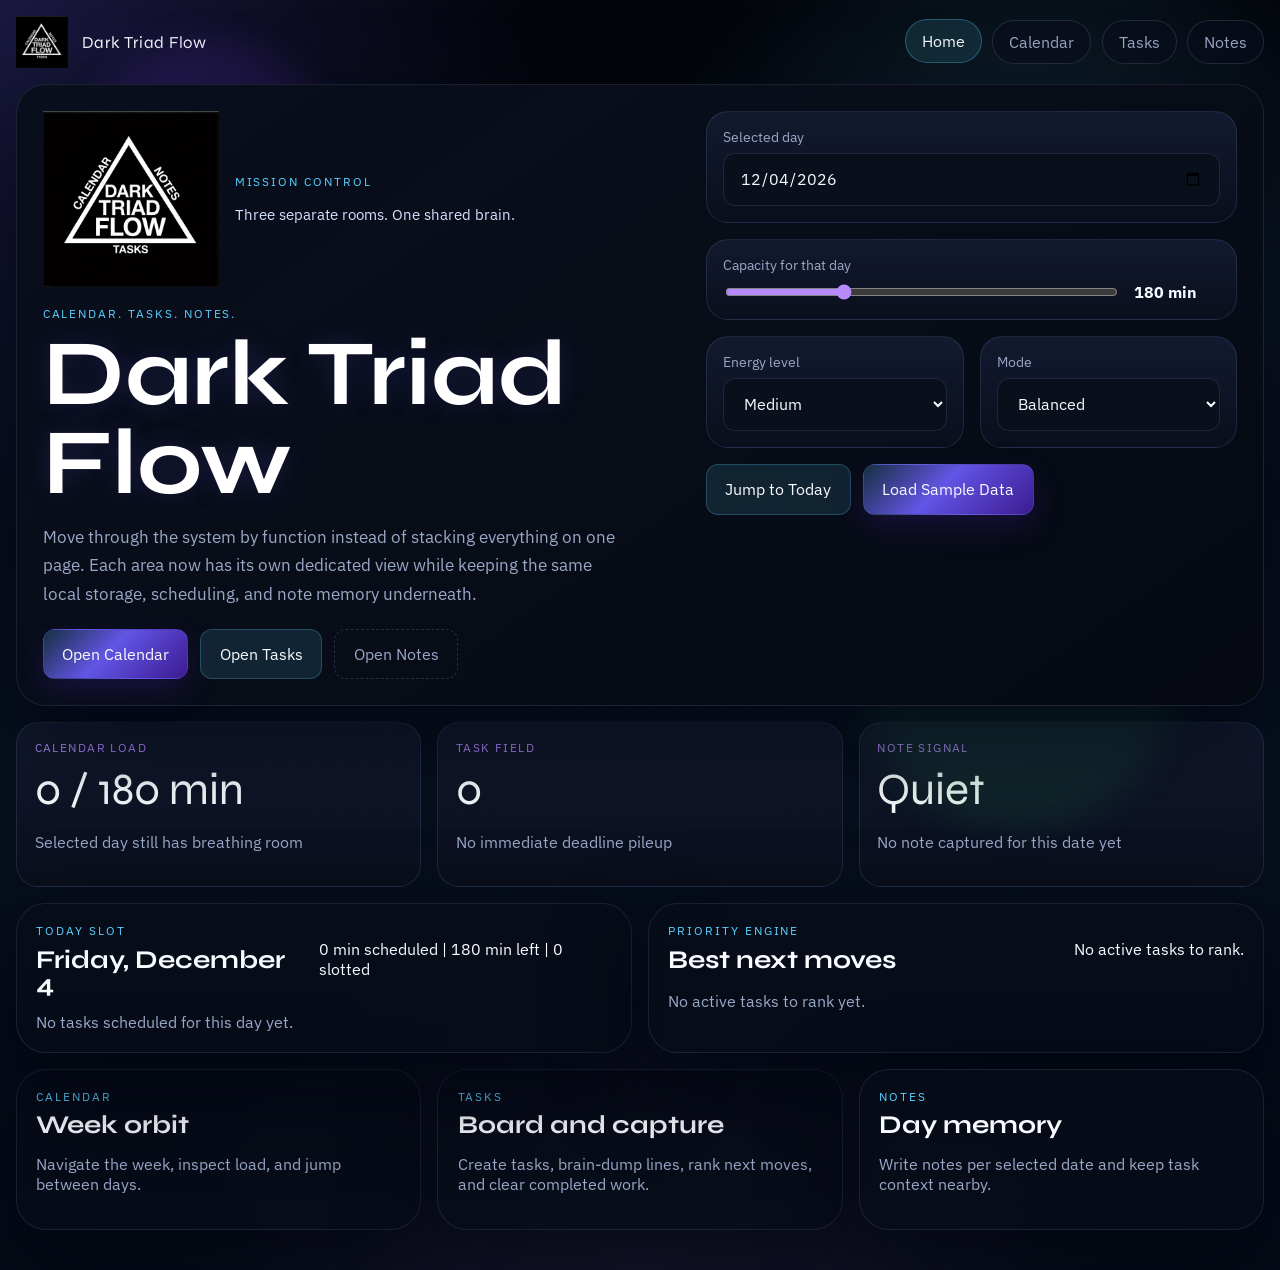
<file: index.html>
<!DOCTYPE html>
<html lang="en">
<head>
  <meta charset="UTF-8">
  <meta name="viewport" content="width=device-width, initial-scale=1.0">
  <title>Dark Triad Flow</title>
  <link rel="preconnect" href="https://fonts.googleapis.com">
  <link rel="preconnect" href="https://fonts.gstatic.com" crossorigin>
  <link href="https://fonts.googleapis.com/css2?family=Syne:wght@500;700;800&family=IBM+Plex+Sans:wght@400;500;600;700&display=swap" rel="stylesheet">
  <link rel="stylesheet" href="./styles.css">
</head>
<body data-page="home">
  <div class="noise"></div>
  <div class="orb orb-one"></div>
  <div class="orb orb-two"></div>

  <header class="shell topbar">
    <a href="./index.html" class="topbar-brand">
      <img src="./logo.png" alt="" class="brand-mark">
      <span>Dark Triad Flow</span>
    </a>

    <nav class="page-nav" aria-label="Primary">
      <a href="./index.html" class="active">Home</a>
      <a href="./calendar.html">Calendar</a>
      <a href="./tasks.html">Tasks</a>
      <a href="./notes.html">Notes</a>
    </nav>
  </header>

  <main class="shell page-shell">
    <section class="hero panel page-hero">
      <div class="hero-copy">
        <div class="brand-lockup">
          <div class="logo-card" aria-label="Dark Triad Flow logo">
            <img src="./logo.png" alt="Dark Triad Flow triangle logo" class="brand-logo">
          </div>
          <div class="brand-copy">
            <p class="eyebrow">Mission Control</p>
            <p class="brand-tag">Three separate rooms. One shared brain.</p>
          </div>
        </div>
        <p class="eyebrow">Calendar. Tasks. Notes.</p>
        <h1>Dark Triad Flow</h1>
        <p class="hero-text">
          Move through the system by function instead of stacking everything on one page. Each area now has its own
          dedicated view while keeping the same local storage, scheduling, and note memory underneath.
        </p>
        <div class="hero-link-row">
          <a href="./calendar.html" class="action-link">Open Calendar</a>
          <a href="./tasks.html" class="action-link secondary-link">Open Tasks</a>
          <a href="./notes.html" class="action-link ghost-link">Open Notes</a>
        </div>
      </div>

      <div class="hero-controls">
        <label class="control-card">
          <span>Selected day</span>
          <input id="selectedDateInput" type="date">
        </label>

        <label class="control-card">
          <span>Capacity for that day</span>
          <div class="range-row">
            <input id="minutesAvailable" type="range" min="30" max="540" step="15" value="180">
            <strong id="minutesAvailableValue">180 min</strong>
          </div>
        </label>

        <div class="control-grid">
          <label class="control-card">
            <span>Energy level</span>
            <select id="energyLevel">
              <option value="low">Low</option>
              <option value="medium" selected>Medium</option>
              <option value="high">High</option>
            </select>
          </label>

          <label class="control-card">
            <span>Mode</span>
            <select id="planningMode">
              <option value="balanced" selected>Balanced</option>
              <option value="deadline">Deadline rescue</option>
              <option value="focus">Focus block</option>
              <option value="recovery">Recovery day</option>
            </select>
          </label>
        </div>

        <div class="hero-actions">
          <button id="todayBtn" type="button" class="secondary">Jump to Today</button>
          <button id="loadSampleBtn" type="button">Load Sample Data</button>
        </div>
      </div>
    </section>

    <section class="triad-overview" id="overviewCards"></section>

    <section class="home-grid">
      <article class="panel triad-panel">
        <div class="panel-header">
          <div>
            <p class="eyebrow">Today Slot</p>
            <h2 id="selectedDayHeading">Selected day</h2>
          </div>
          <p id="selectedDaySummary" class="panel-summary"></p>
        </div>
        <div id="selectedDaySchedule" class="stack-list empty-state">No tasks scheduled for this day yet.</div>
      </article>

      <article class="panel triad-panel">
        <div class="panel-header">
          <div>
            <p class="eyebrow">Priority Engine</p>
            <h2>Best next moves</h2>
          </div>
          <p id="planNarrative" class="panel-summary"></p>
        </div>
        <div id="priorityStack" class="stack-list empty-state">No active tasks to rank yet.</div>
      </article>
    </section>

    <section class="section-links">
      <a href="./calendar.html" class="panel section-link-card">
        <p class="eyebrow">Calendar</p>
        <h2>Week orbit</h2>
        <p class="helper-text">Navigate the week, inspect load, and jump between days.</p>
      </a>

      <a href="./tasks.html" class="panel section-link-card">
        <p class="eyebrow">Tasks</p>
        <h2>Board and capture</h2>
        <p class="helper-text">Create tasks, brain-dump lines, rank next moves, and clear completed work.</p>
      </a>

      <a href="./notes.html" class="panel section-link-card">
        <p class="eyebrow">Notes</p>
        <h2>Day memory</h2>
        <p class="helper-text">Write notes per selected date and keep task context nearby.</p>
      </a>
    </section>
  </main>

  <script src="./app.js"></script>
</body>
</html>
</file>
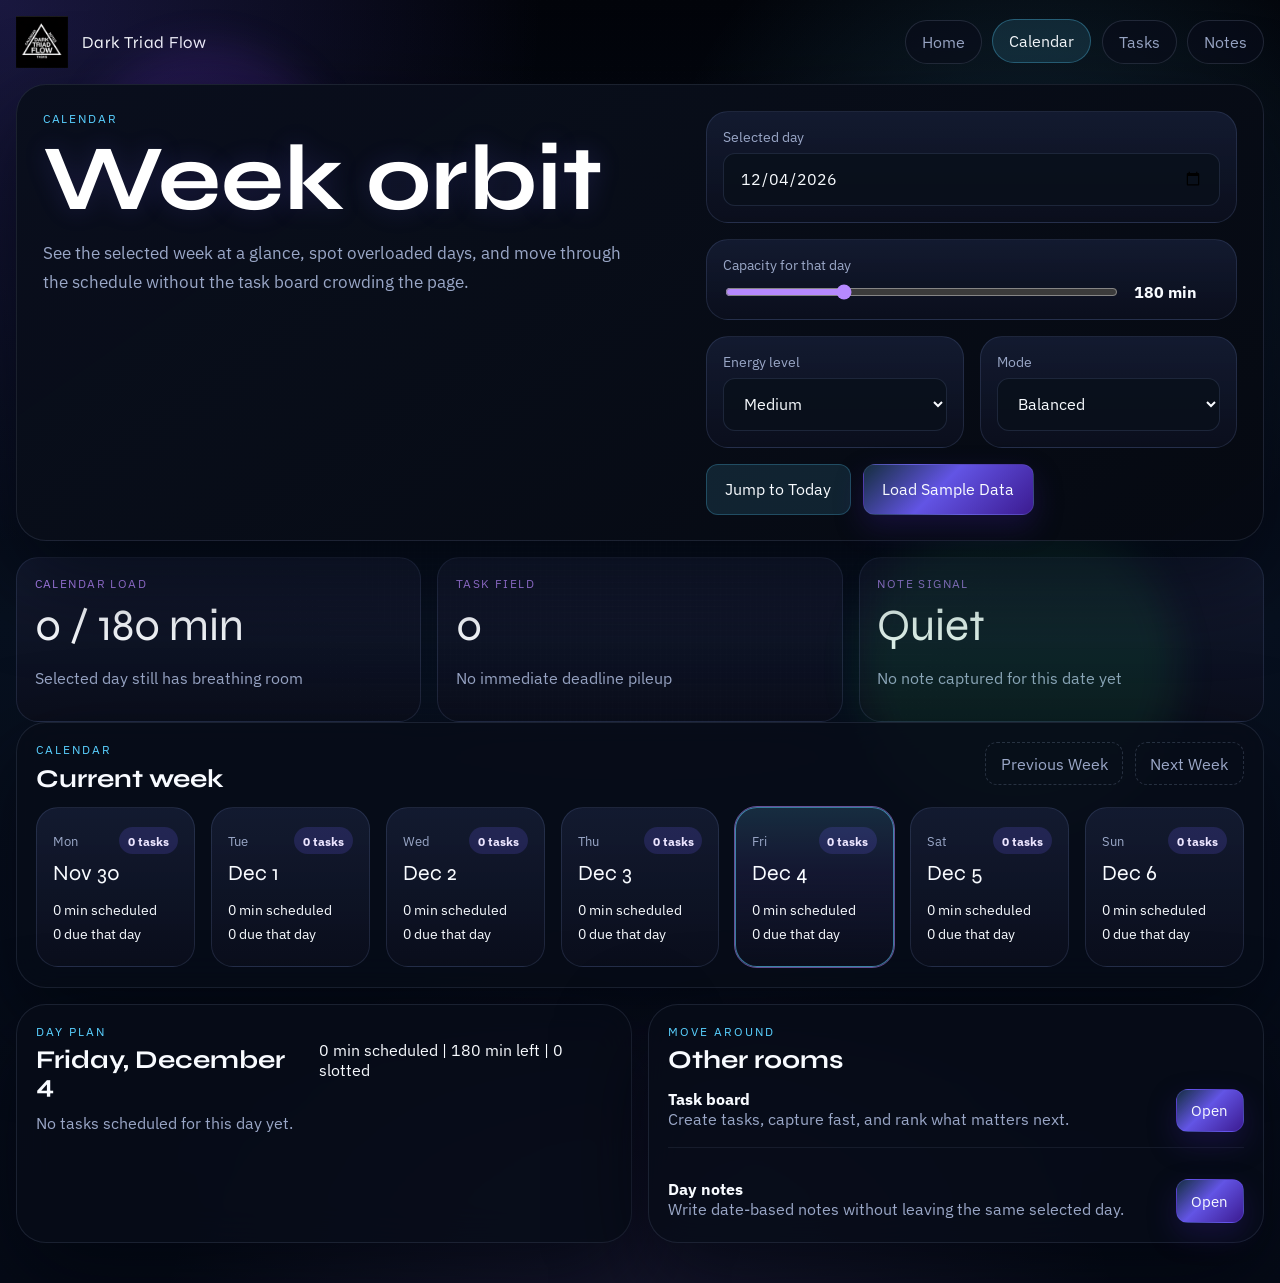
<file: calendar.html>
<!DOCTYPE html>
<html lang="en">
<head>
  <meta charset="UTF-8">
  <meta name="viewport" content="width=device-width, initial-scale=1.0">
  <title>Dark Triad Flow | Calendar</title>
  <link rel="preconnect" href="https://fonts.googleapis.com">
  <link rel="preconnect" href="https://fonts.gstatic.com" crossorigin>
  <link href="https://fonts.googleapis.com/css2?family=Syne:wght@500;700;800&family=IBM+Plex+Sans:wght@400;500;600;700&display=swap" rel="stylesheet">
  <link rel="stylesheet" href="./styles.css">
</head>
<body data-page="calendar">
  <div class="noise"></div>
  <div class="orb orb-one"></div>
  <div class="orb orb-two"></div>

  <header class="shell topbar">
    <a href="./index.html" class="topbar-brand">
      <img src="./logo.png" alt="" class="brand-mark">
      <span>Dark Triad Flow</span>
    </a>

    <nav class="page-nav" aria-label="Primary">
      <a href="./index.html">Home</a>
      <a href="./calendar.html" class="active">Calendar</a>
      <a href="./tasks.html">Tasks</a>
      <a href="./notes.html">Notes</a>
    </nav>
  </header>

  <main class="shell page-shell">
    <section class="hero panel page-hero">
      <div class="hero-copy">
        <p class="eyebrow">Calendar</p>
        <h1>Week orbit</h1>
        <p class="hero-text">
          See the selected week at a glance, spot overloaded days, and move through the schedule without the task
          board crowding the page.
        </p>
      </div>

      <div class="hero-controls">
        <label class="control-card">
          <span>Selected day</span>
          <input id="selectedDateInput" type="date">
        </label>

        <label class="control-card">
          <span>Capacity for that day</span>
          <div class="range-row">
            <input id="minutesAvailable" type="range" min="30" max="540" step="15" value="180">
            <strong id="minutesAvailableValue">180 min</strong>
          </div>
        </label>

        <div class="control-grid">
          <label class="control-card">
            <span>Energy level</span>
            <select id="energyLevel">
              <option value="low">Low</option>
              <option value="medium" selected>Medium</option>
              <option value="high">High</option>
            </select>
          </label>

          <label class="control-card">
            <span>Mode</span>
            <select id="planningMode">
              <option value="balanced" selected>Balanced</option>
              <option value="deadline">Deadline rescue</option>
              <option value="focus">Focus block</option>
              <option value="recovery">Recovery day</option>
            </select>
          </label>
        </div>

        <div class="hero-actions">
          <button id="todayBtn" type="button" class="secondary">Jump to Today</button>
          <button id="loadSampleBtn" type="button">Load Sample Data</button>
        </div>
      </div>
    </section>

    <section class="triad-overview" id="overviewCards"></section>

    <section class="panel calendar-panel">
      <div class="panel-header">
        <div>
          <p class="eyebrow">Calendar</p>
          <h2>Current week</h2>
        </div>
        <div class="calendar-actions">
          <button id="prevWeekBtn" type="button" class="ghost small">Previous Week</button>
          <button id="nextWeekBtn" type="button" class="ghost small">Next Week</button>
        </div>
      </div>

      <div id="weekGrid" class="week-grid"></div>
    </section>

    <section class="home-grid">
      <article class="panel triad-panel">
        <div class="panel-header">
          <div>
            <p class="eyebrow">Day Plan</p>
            <h2 id="selectedDayHeading">Selected day</h2>
          </div>
          <p id="selectedDaySummary" class="panel-summary"></p>
        </div>
        <div id="selectedDaySchedule" class="stack-list empty-state">No tasks scheduled for this day yet.</div>
      </article>

      <article class="panel triad-panel">
        <div class="panel-header">
          <div>
            <p class="eyebrow">Move around</p>
            <h2>Other rooms</h2>
          </div>
        </div>
        <div class="stack-list">
          <div class="stack-item">
            <div class="stack-copy">
              <strong>Task board</strong>
              <span>Create tasks, capture fast, and rank what matters next.</span>
            </div>
            <a href="./tasks.html" class="action-link small-link">Open</a>
          </div>
          <div class="stack-item">
            <div class="stack-copy">
              <strong>Day notes</strong>
              <span>Write date-based notes without leaving the same selected day.</span>
            </div>
            <a href="./notes.html" class="action-link small-link">Open</a>
          </div>
        </div>
      </article>
    </section>
  </main>

  <script src="./app.js"></script>
</body>
</html>
</file>
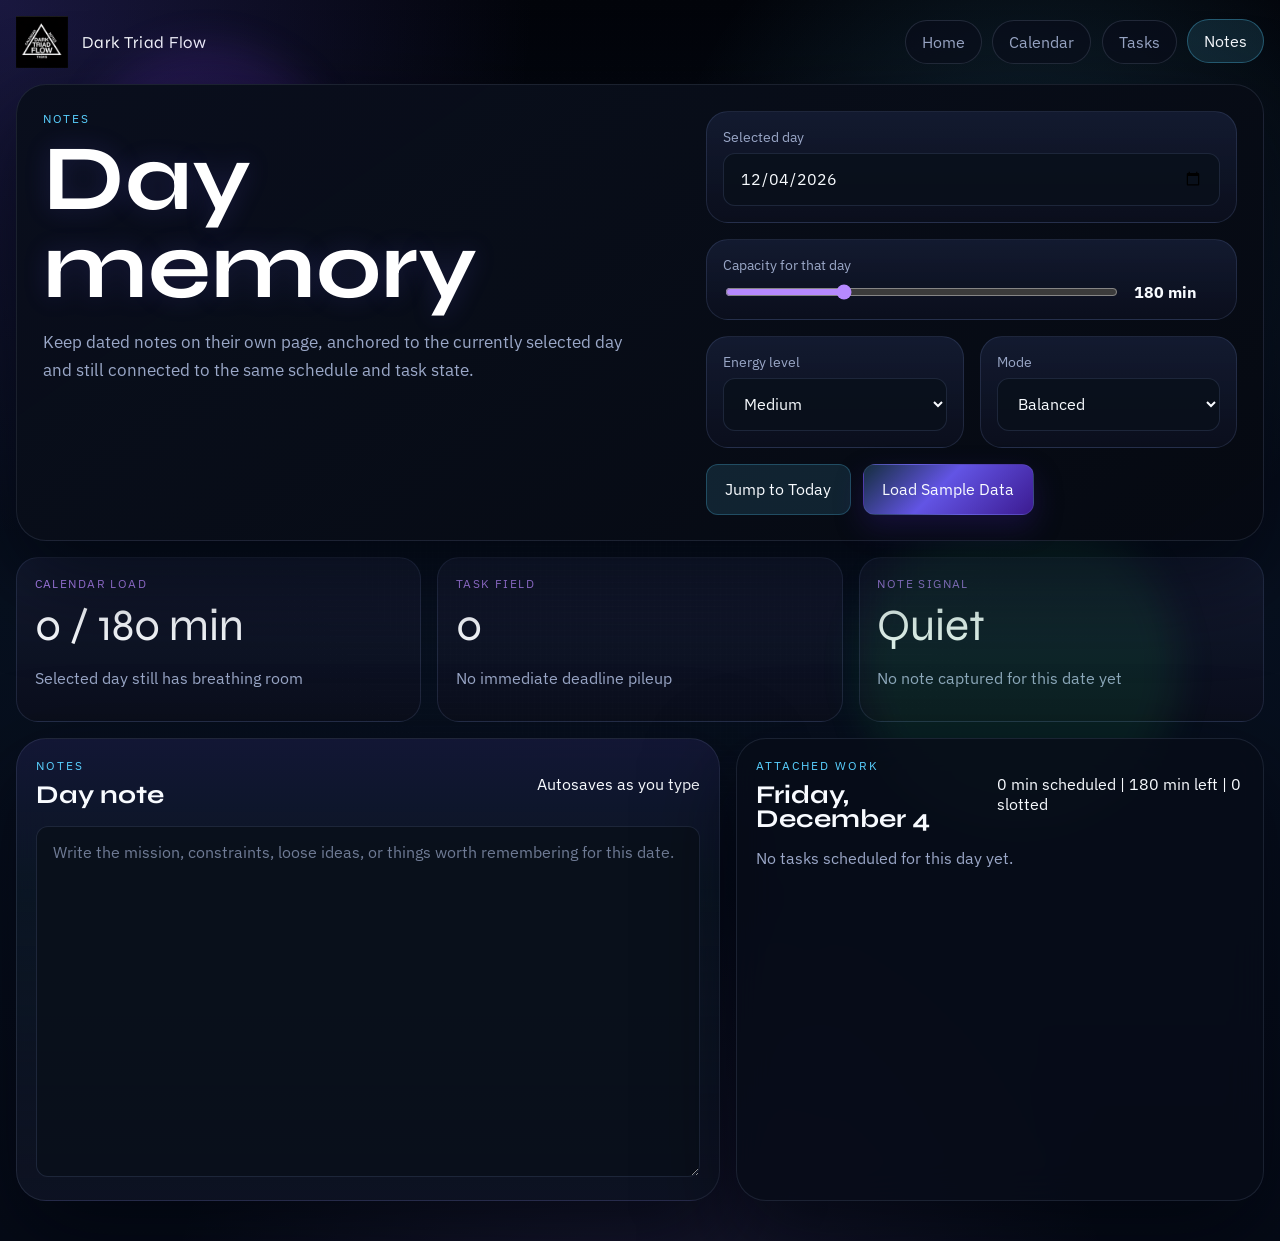
<file: notes.html>
<!DOCTYPE html>
<html lang="en">
<head>
  <meta charset="UTF-8">
  <meta name="viewport" content="width=device-width, initial-scale=1.0">
  <title>Dark Triad Flow | Notes</title>
  <link rel="preconnect" href="https://fonts.googleapis.com">
  <link rel="preconnect" href="https://fonts.gstatic.com" crossorigin>
  <link href="https://fonts.googleapis.com/css2?family=Syne:wght@500;700;800&family=IBM+Plex+Sans:wght@400;500;600;700&display=swap" rel="stylesheet">
  <link rel="stylesheet" href="./styles.css">
</head>
<body data-page="notes">
  <div class="noise"></div>
  <div class="orb orb-one"></div>
  <div class="orb orb-two"></div>

  <header class="shell topbar">
    <a href="./index.html" class="topbar-brand">
      <img src="./logo.png" alt="" class="brand-mark">
      <span>Dark Triad Flow</span>
    </a>

    <nav class="page-nav" aria-label="Primary">
      <a href="./index.html">Home</a>
      <a href="./calendar.html">Calendar</a>
      <a href="./tasks.html">Tasks</a>
      <a href="./notes.html" class="active">Notes</a>
    </nav>
  </header>

  <main class="shell page-shell">
    <section class="hero panel page-hero">
      <div class="hero-copy">
        <p class="eyebrow">Notes</p>
        <h1>Day memory</h1>
        <p class="hero-text">
          Keep dated notes on their own page, anchored to the currently selected day and still connected to the same
          schedule and task state.
        </p>
      </div>

      <div class="hero-controls">
        <label class="control-card">
          <span>Selected day</span>
          <input id="selectedDateInput" type="date">
        </label>

        <label class="control-card">
          <span>Capacity for that day</span>
          <div class="range-row">
            <input id="minutesAvailable" type="range" min="30" max="540" step="15" value="180">
            <strong id="minutesAvailableValue">180 min</strong>
          </div>
        </label>

        <div class="control-grid">
          <label class="control-card">
            <span>Energy level</span>
            <select id="energyLevel">
              <option value="low">Low</option>
              <option value="medium" selected>Medium</option>
              <option value="high">High</option>
            </select>
          </label>

          <label class="control-card">
            <span>Mode</span>
            <select id="planningMode">
              <option value="balanced" selected>Balanced</option>
              <option value="deadline">Deadline rescue</option>
              <option value="focus">Focus block</option>
              <option value="recovery">Recovery day</option>
            </select>
          </label>
        </div>

        <div class="hero-actions">
          <button id="todayBtn" type="button" class="secondary">Jump to Today</button>
          <button id="loadSampleBtn" type="button">Load Sample Data</button>
        </div>
      </div>
    </section>

    <section class="triad-overview" id="overviewCards"></section>

    <section class="notes-layout">
      <article class="panel triad-panel notes-panel">
        <div class="panel-header">
          <div>
            <p class="eyebrow">Notes</p>
            <h2>Day note</h2>
          </div>
          <p id="noteMeta" class="panel-summary"></p>
        </div>
        <textarea id="dayNoteInput" class="day-note-input" rows="16" placeholder="Write the mission, constraints, loose ideas, or things worth remembering for this date."></textarea>
      </article>

      <article class="panel triad-panel">
        <div class="panel-header">
          <div>
            <p class="eyebrow">Attached work</p>
            <h2 id="selectedDayHeading">Selected day</h2>
          </div>
          <p id="selectedDaySummary" class="panel-summary"></p>
        </div>
        <div id="selectedDaySchedule" class="stack-list empty-state">No tasks scheduled for this day yet.</div>
      </article>
    </section>
  </main>

  <script src="./app.js"></script>
</body>
</html>
</file>
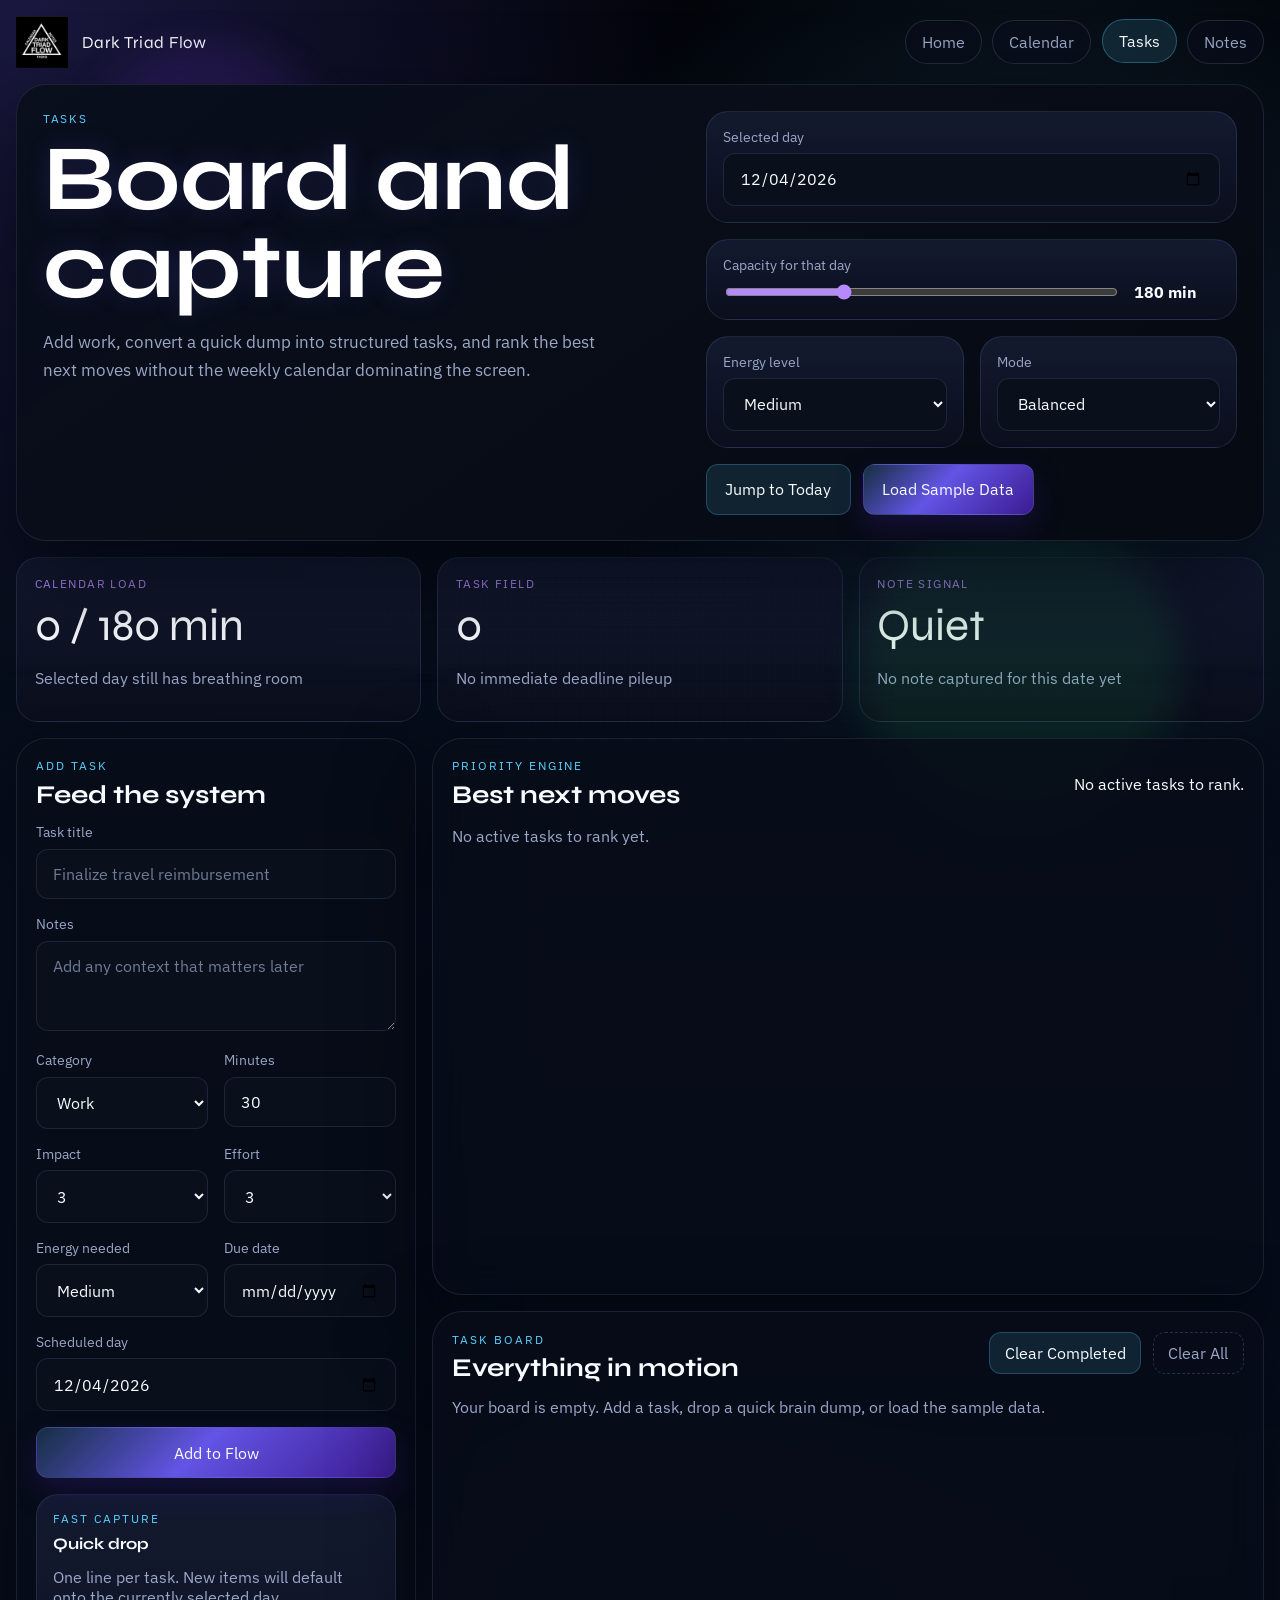
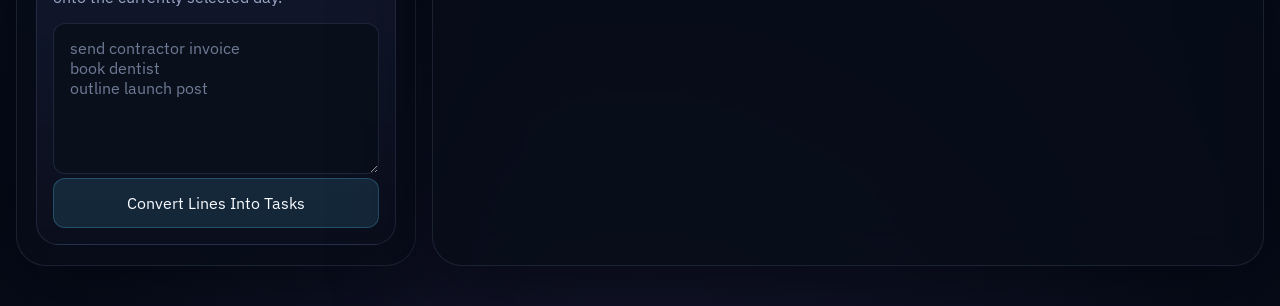
<file: tasks.html>
<!DOCTYPE html>
<html lang="en">
<head>
  <meta charset="UTF-8">
  <meta name="viewport" content="width=device-width, initial-scale=1.0">
  <title>Dark Triad Flow | Tasks</title>
  <link rel="preconnect" href="https://fonts.googleapis.com">
  <link rel="preconnect" href="https://fonts.gstatic.com" crossorigin>
  <link href="https://fonts.googleapis.com/css2?family=Syne:wght@500;700;800&family=IBM+Plex+Sans:wght@400;500;600;700&display=swap" rel="stylesheet">
  <link rel="stylesheet" href="./styles.css">
</head>
<body data-page="tasks">
  <div class="noise"></div>
  <div class="orb orb-one"></div>
  <div class="orb orb-two"></div>

  <header class="shell topbar">
    <a href="./index.html" class="topbar-brand">
      <img src="./logo.png" alt="" class="brand-mark">
      <span>Dark Triad Flow</span>
    </a>

    <nav class="page-nav" aria-label="Primary">
      <a href="./index.html">Home</a>
      <a href="./calendar.html">Calendar</a>
      <a href="./tasks.html" class="active">Tasks</a>
      <a href="./notes.html">Notes</a>
    </nav>
  </header>

  <main class="shell page-shell">
    <section class="hero panel page-hero">
      <div class="hero-copy">
        <p class="eyebrow">Tasks</p>
        <h1>Board and capture</h1>
        <p class="hero-text">
          Add work, convert a quick dump into structured tasks, and rank the best next moves without the weekly
          calendar dominating the screen.
        </p>
      </div>

      <div class="hero-controls">
        <label class="control-card">
          <span>Selected day</span>
          <input id="selectedDateInput" type="date">
        </label>

        <label class="control-card">
          <span>Capacity for that day</span>
          <div class="range-row">
            <input id="minutesAvailable" type="range" min="30" max="540" step="15" value="180">
            <strong id="minutesAvailableValue">180 min</strong>
          </div>
        </label>

        <div class="control-grid">
          <label class="control-card">
            <span>Energy level</span>
            <select id="energyLevel">
              <option value="low">Low</option>
              <option value="medium" selected>Medium</option>
              <option value="high">High</option>
            </select>
          </label>

          <label class="control-card">
            <span>Mode</span>
            <select id="planningMode">
              <option value="balanced" selected>Balanced</option>
              <option value="deadline">Deadline rescue</option>
              <option value="focus">Focus block</option>
              <option value="recovery">Recovery day</option>
            </select>
          </label>
        </div>

        <div class="hero-actions">
          <button id="todayBtn" type="button" class="secondary">Jump to Today</button>
          <button id="loadSampleBtn" type="button">Load Sample Data</button>
        </div>
      </div>
    </section>

    <section class="triad-overview" id="overviewCards"></section>

    <section class="workspace">
      <aside class="panel composer">
        <div class="panel-header">
          <div>
            <p class="eyebrow">Add Task</p>
            <h2>Feed the system</h2>
          </div>
        </div>

        <form id="taskForm" class="task-form">
          <label>
            <span>Task title</span>
            <input id="taskTitle" name="taskTitle" type="text" maxlength="120" placeholder="Finalize travel reimbursement">
          </label>

          <label>
            <span>Notes</span>
            <textarea id="taskNotes" name="taskNotes" rows="3" maxlength="280" placeholder="Add any context that matters later"></textarea>
          </label>

          <div class="field-grid">
            <label>
              <span>Category</span>
              <select id="taskCategory" name="taskCategory">
                <option value="Work">Work</option>
                <option value="Life admin">Life admin</option>
                <option value="Health">Health</option>
                <option value="Home">Home</option>
                <option value="Money">Money</option>
                <option value="Learning">Learning</option>
                <option value="Personal">Personal</option>
              </select>
            </label>

            <label>
              <span>Minutes</span>
              <input id="taskDuration" name="taskDuration" type="number" min="5" max="480" step="5" value="30">
            </label>

            <label>
              <span>Impact</span>
              <select id="taskImpact" name="taskImpact">
                <option value="1">1</option>
                <option value="2">2</option>
                <option value="3" selected>3</option>
                <option value="4">4</option>
                <option value="5">5</option>
              </select>
            </label>

            <label>
              <span>Effort</span>
              <select id="taskEffort" name="taskEffort">
                <option value="1">1</option>
                <option value="2">2</option>
                <option value="3" selected>3</option>
                <option value="4">4</option>
                <option value="5">5</option>
              </select>
            </label>

            <label>
              <span>Energy needed</span>
              <select id="taskEnergy" name="taskEnergy">
                <option value="low">Low</option>
                <option value="medium" selected>Medium</option>
                <option value="high">High</option>
              </select>
            </label>

            <label>
              <span>Due date</span>
              <input id="taskDueDate" name="taskDueDate" type="date">
            </label>

            <label>
              <span>Scheduled day</span>
              <input id="taskScheduledDate" name="taskScheduledDate" type="date">
            </label>
          </div>

          <button type="submit" class="full-width">Add to Flow</button>
        </form>

        <div class="brain-dump panel-block">
          <div class="panel-header compact">
            <div>
              <p class="eyebrow">Fast Capture</p>
              <h3>Quick drop</h3>
            </div>
          </div>

          <p class="helper-text">One line per task. New items will default onto the currently selected day.</p>
          <textarea id="brainDumpInput" rows="6" placeholder="send contractor invoice&#10;book dentist&#10;outline launch post"></textarea>
          <button id="brainDumpBtn" type="button" class="secondary full-width">Convert Lines Into Tasks</button>
        </div>
      </aside>

      <section class="main-column">
        <article class="panel triad-panel">
          <div class="panel-header">
            <div>
              <p class="eyebrow">Priority Engine</p>
              <h2>Best next moves</h2>
            </div>
            <p id="planNarrative" class="panel-summary"></p>
          </div>
          <div id="priorityStack" class="stack-list empty-state">No active tasks to rank yet.</div>
        </article>

        <section class="panel">
          <div class="panel-header">
            <div>
              <p class="eyebrow">Task Board</p>
              <h2>Everything in motion</h2>
            </div>
            <div class="list-actions">
              <button id="clearDoneBtn" type="button" class="secondary small">Clear Completed</button>
              <button id="clearAllBtn" type="button" class="ghost small">Clear All</button>
            </div>
          </div>

          <div id="taskList" class="task-list empty-state">
            Your board is empty. Add a task, drop a quick brain dump, or load the sample data.
          </div>
        </section>
      </section>
    </section>
  </main>

  <template id="taskItemTemplate">
    <article class="task-item">
      <div class="task-main">
        <div class="task-topline">
          <label class="checkbox-wrap">
            <input type="checkbox" class="task-toggle">
            <span class="checkbox-ui"></span>
          </label>
          <div class="task-copy">
            <div class="task-title-row">
              <h3 class="task-title"></h3>
              <span class="task-score"></span>
            </div>
            <p class="task-notes"></p>
          </div>
        </div>
        <div class="task-meta"></div>
      </div>
      <div class="task-actions">
        <button type="button" class="secondary small schedule-task">Send to Selected Day</button>
        <button type="button" class="ghost small unschedule-task">Clear Slot</button>
        <button type="button" class="ghost small delete-task">Delete</button>
      </div>
    </article>
  </template>

  <script src="./app.js"></script>
</body>
</html>
</file>
<file: styles.css>
:root {
  --bg: #05070d;
  --bg-2: #0c1324;
  --panel: rgba(8, 12, 24, 0.84);
  --panel-strong: rgba(13, 18, 34, 0.97);
  --panel-soft: rgba(18, 24, 44, 0.92);
  --text: #f8fbff;
  --muted: #9aa7c7;
  --line: rgba(124, 146, 201, 0.18);
  --accent: #6d5dfc;
  --accent-2: #59d0ff;
  --accent-3: #b689ff;
  --warn: #ff7aa2;
  --shadow: 0 34px 90px rgba(1, 4, 12, 0.62);
  --radius-xl: 30px;
  --radius-lg: 22px;
  --radius-md: 16px;
  --radius-sm: 12px;
}

* {
  box-sizing: border-box;
}

html {
  scroll-behavior: smooth;
}

body {
  margin: 0;
  min-height: 100vh;
  font-family: "IBM Plex Sans", sans-serif;
  color: var(--text);
  background:
    radial-gradient(circle at top left, rgba(109, 93, 252, 0.22), transparent 30%),
    radial-gradient(circle at 80% 18%, rgba(89, 208, 255, 0.16), transparent 25%),
    radial-gradient(circle at 50% 110%, rgba(182, 137, 255, 0.12), transparent 32%),
    linear-gradient(180deg, #02040a 0%, #07101f 48%, #050b17 100%);
}

a {
  color: inherit;
  text-decoration: none;
}

button,
input,
textarea,
select {
  font: inherit;
}

button,
select,
input,
textarea {
  border-radius: var(--radius-sm);
  border: 1px solid var(--line);
}

button {
  cursor: pointer;
  transition: transform 180ms ease, box-shadow 180ms ease, border-color 180ms ease, background-color 180ms ease;
}

button:hover {
  transform: translateY(-1px);
}

button:active {
  transform: translateY(0);
}

button:disabled {
  opacity: 0.45;
  cursor: not-allowed;
  transform: none;
  box-shadow: none;
}

input,
textarea,
select {
  width: 100%;
  padding: 0.9rem 1rem;
  color: var(--text);
  background: rgba(10, 16, 28, 0.95);
}

textarea {
  resize: vertical;
}

input::placeholder,
textarea::placeholder {
  color: #6f7b95;
}

input[type="range"] {
  padding: 0;
  accent-color: var(--accent-3);
}

.noise {
  position: fixed;
  inset: 0;
  pointer-events: none;
  opacity: 0.06;
  background-image:
    linear-gradient(rgba(255, 255, 255, 0.25) 1px, transparent 1px),
    linear-gradient(90deg, rgba(255, 255, 255, 0.22) 1px, transparent 1px);
  background-size: 6px 6px;
  mask-image: radial-gradient(circle at center, black, transparent 90%);
}

.orb {
  position: fixed;
  border-radius: 999px;
  filter: blur(18px);
  pointer-events: none;
}

.orb-one {
  top: 5%;
  left: 6%;
  width: 260px;
  height: 260px;
  background: rgba(124, 58, 237, 0.16);
}

.orb-two {
  right: 8%;
  bottom: 8%;
  width: 320px;
  height: 320px;
  background: rgba(34, 197, 94, 0.1);
}

.shell {
  width: min(1320px, calc(100% - 2rem));
  margin: 0 auto;
  padding: 1rem 0 2.5rem;
}

.page-shell {
  padding-top: 0;
}

.topbar {
  display: flex;
  align-items: center;
  justify-content: space-between;
  gap: 1rem;
  padding-bottom: 1rem;
}

.topbar-brand {
  display: inline-flex;
  align-items: center;
  gap: 0.85rem;
  font-family: "Syne", sans-serif;
  font-size: 1.05rem;
  letter-spacing: 0.03em;
}

.brand-mark {
  display: block;
  flex-shrink: 0;
  width: 52px;
  height: 52px;
  object-fit: contain;
}

.page-nav {
  display: flex;
  align-items: center;
  gap: 0.65rem;
  flex-wrap: wrap;
}

.page-nav a {
  padding: 0.7rem 1rem;
  border-radius: 999px;
  border: 1px solid rgba(172, 188, 224, 0.16);
  background: rgba(10, 14, 28, 0.62);
  color: var(--muted);
  transition: border-color 180ms ease, transform 180ms ease, color 180ms ease, background-color 180ms ease;
}

.page-nav a:hover,
.page-nav a.active {
  color: var(--text);
  border-color: rgba(89, 208, 255, 0.32);
  background: rgba(89, 208, 255, 0.12);
  transform: translateY(-1px);
}

.panel {
  border: 1px solid rgba(172, 188, 224, 0.12);
  border-radius: var(--radius-xl);
  background: var(--panel);
  box-shadow: var(--shadow);
  backdrop-filter: blur(18px);
}

.hero {
  display: grid;
  grid-template-columns: 1.15fr 0.95fr;
  gap: 1.25rem;
  padding: 1.6rem;
  background:
    linear-gradient(145deg, rgba(10, 15, 29, 0.96), rgba(6, 9, 18, 0.92)),
    var(--panel);
}

.page-hero {
  margin-bottom: 1rem;
}

.brand-lockup {
  display: flex;
  align-items: center;
  gap: 1rem;
  margin-bottom: 1.2rem;
}

.logo-card {
  width: 176px;
  height: 176px;
  flex-shrink: 0;
}

.brand-logo {
  display: block;
  width: 100%;
  height: 100%;
  object-fit: contain;
}

.brand-copy {
  display: grid;
  gap: 0.35rem;
}

.brand-tag {
  margin: 0;
  color: #d7e2ff;
  font-size: 0.96rem;
}

.hero-copy,
.hero-controls,
.composer,
.calendar-panel,
.triad-panel,
.panel:last-child {
  position: relative;
  z-index: 1;
}

.eyebrow {
  margin: 0 0 0.6rem;
  font-size: 0.76rem;
  text-transform: uppercase;
  letter-spacing: 0.16em;
  color: var(--accent-2);
}

h1,
h2,
h3 {
  margin: 0;
  font-family: "Syne", sans-serif;
  line-height: 0.95;
}

h1 {
  font-size: clamp(3.2rem, 8vw, 5.8rem);
  max-width: 10ch;
  color: #ffffff;
  text-shadow: 0 0 26px rgba(109, 93, 252, 0.18);
}

h2 {
  font-size: clamp(1.55rem, 2vw, 2.2rem);
}

h3 {
  font-size: 1rem;
}

.hero-text,
.helper-text,
.panel-summary,
.task-notes,
.meta-chip,
.stack-copy span,
.empty-state,
.overview-subtext {
  color: var(--muted);
}

.panel-summary,
.stack-copy strong,
.task-title,
.overview-value,
.week-day-date,
.slot-pill,
.score-pill,
strong {
  color: #f8fbff;
}

.hero-text {
  max-width: 58ch;
  margin: 1rem 0 0;
  line-height: 1.72;
  font-size: 1.04rem;
}

.hero-link-row {
  display: flex;
  gap: 0.75rem;
  flex-wrap: wrap;
  margin-top: 1.25rem;
}

.hero-controls,
.control-grid,
.triad-overview,
.triad-grid,
.week-grid,
.task-list,
.stack-list,
.task-form,
.field-grid {
  display: grid;
  gap: 1rem;
}

.control-card,
.overview-card,
.week-day,
.task-item,
.panel-block {
  border-radius: var(--radius-lg);
  border: 1px solid var(--line);
  background:
    linear-gradient(180deg, rgba(20, 28, 51, 0.82), rgba(10, 14, 28, 0.96)),
    var(--panel-strong);
}

.hero-controls {
  align-content: start;
}

.control-card {
  padding: 1rem;
}

label span {
  display: block;
  margin-bottom: 0.45rem;
  font-size: 0.88rem;
  color: var(--muted);
}

.range-row {
  display: flex;
  align-items: center;
  gap: 0.9rem;
}

#minutesAvailableValue {
  min-width: 86px;
}

.control-grid {
  grid-template-columns: repeat(2, minmax(0, 1fr));
}

.hero-actions,
.calendar-actions,
.list-actions,
.task-actions {
  display: flex;
  gap: 0.75rem;
  flex-wrap: wrap;
}

.action-link {
  display: inline-flex;
  align-items: center;
  justify-content: center;
  min-height: 48px;
  padding: 0.9rem 1.15rem;
  border-radius: var(--radius-sm);
  border: 1px solid rgba(109, 93, 252, 0.28);
  color: var(--text);
  background: linear-gradient(135deg, rgba(89, 208, 255, 0.18), rgba(109, 93, 252, 0.9) 45%, rgba(62, 28, 150, 0.96));
  box-shadow: 0 12px 28px rgba(43, 24, 110, 0.42);
  transition: transform 180ms ease, box-shadow 180ms ease, border-color 180ms ease, background-color 180ms ease;
}

.action-link:hover {
  transform: translateY(-1px);
}

.secondary-link {
  background: rgba(89, 208, 255, 0.12);
  box-shadow: none;
  border-color: rgba(89, 208, 255, 0.24);
}

.ghost-link {
  background: transparent;
  box-shadow: none;
  border-style: dashed;
  border-color: rgba(172, 188, 224, 0.2);
  color: var(--muted);
}

.small-link {
  min-height: auto;
  padding: 0.7rem 0.9rem;
  font-size: 0.92rem;
}

button {
  padding: 0.9rem 1.15rem;
  color: var(--text);
  background: linear-gradient(135deg, rgba(89, 208, 255, 0.18), rgba(109, 93, 252, 0.9) 45%, rgba(62, 28, 150, 0.96));
  box-shadow: 0 12px 28px rgba(43, 24, 110, 0.42);
}

button.secondary {
  background: rgba(89, 208, 255, 0.12);
  box-shadow: none;
  border: 1px solid rgba(89, 208, 255, 0.24);
}

button.ghost {
  background: transparent;
  box-shadow: none;
  border: 1px dashed rgba(172, 188, 224, 0.2);
  color: var(--muted);
}

button.small {
  padding: 0.65rem 0.9rem;
}

.full-width {
  width: 100%;
}

.triad-overview {
  grid-template-columns: repeat(3, minmax(0, 1fr));
  margin-top: 1rem;
}

.overview-card {
  padding: 1.1rem;
}

.overview-label {
  margin: 0;
  font-size: 0.74rem;
  text-transform: uppercase;
  letter-spacing: 0.12em;
  color: var(--accent-3);
}

.overview-value {
  margin: 0.5rem 0;
  font-family: "Syne", sans-serif;
  font-size: clamp(1.8rem, 4vw, 2.8rem);
}

.workspace {
  display: grid;
  grid-template-columns: minmax(320px, 400px) minmax(0, 1fr);
  gap: 1rem;
  margin-top: 1rem;
}

.home-grid,
.section-links,
.notes-layout {
  display: grid;
  gap: 1rem;
  margin-top: 1rem;
}

.home-grid {
  grid-template-columns: repeat(2, minmax(0, 1fr));
}

.section-links {
  grid-template-columns: repeat(3, minmax(0, 1fr));
}

.notes-layout {
  grid-template-columns: 1.2fr 0.9fr;
}

.composer,
.calendar-panel,
.triad-panel,
.panel:last-child {
  padding: 1.2rem;
}

.panel-header {
  display: flex;
  align-items: flex-start;
  justify-content: space-between;
  gap: 1rem;
  margin-bottom: 1rem;
}

.panel-header.compact {
  margin-bottom: 0.65rem;
}

.field-grid {
  grid-template-columns: repeat(2, minmax(0, 1fr));
}

.field-grid label:last-child {
  grid-column: 1 / -1;
}

.panel-block {
  margin-top: 1rem;
  padding: 1rem;
}

.section-link-card {
  display: block;
  padding: 1.2rem;
  transition: transform 180ms ease, border-color 180ms ease, box-shadow 180ms ease;
}

.section-link-card:hover {
  transform: translateY(-2px);
  border-color: rgba(89, 208, 255, 0.28);
}

.main-column {
  display: grid;
  gap: 1rem;
}

.week-grid {
  grid-template-columns: repeat(7, minmax(0, 1fr));
}

.week-day {
  padding: 1rem;
  min-height: 160px;
  text-align: left;
  color: inherit;
  box-shadow: none;
}

.week-day.active {
  border-color: rgba(89, 208, 255, 0.56);
  background:
    linear-gradient(180deg, rgba(89, 208, 255, 0.14), rgba(109, 93, 252, 0.08) 40%, rgba(10, 14, 28, 0.96)),
    var(--panel-strong);
}

.week-day.today {
  outline: 1px solid rgba(182, 137, 255, 0.55);
}

.week-day.overbooked {
  border-color: rgba(251, 113, 133, 0.35);
}

.week-day-head {
  display: flex;
  align-items: baseline;
  justify-content: space-between;
  gap: 0.5rem;
}

.week-day-name {
  margin: 0;
  font-size: 0.84rem;
  color: var(--muted);
}

.week-day-date {
  margin: 0.35rem 0 0.9rem;
  font-family: "Syne", sans-serif;
  font-size: 1.35rem;
}

.week-day-stat {
  margin: 0.3rem 0;
  font-size: 0.9rem;
}

.week-day-tag {
  display: inline-block;
  margin-top: 0.7rem;
  padding: 0.3rem 0.55rem;
  border-radius: 999px;
  background: rgba(109, 93, 252, 0.18);
  color: #e1d7ff;
  font-size: 0.75rem;
}

.triad-grid {
  grid-template-columns: 1.05fr 1.05fr 0.9fr;
}

.triad-panel {
  min-height: 100%;
}

.notes-panel {
  background:
    linear-gradient(180deg, rgba(109, 93, 252, 0.12), rgba(89, 208, 255, 0.05) 30%, rgba(13, 18, 34, 0.98)),
    var(--panel);
}

.day-note-input {
  min-height: 270px;
}

.stack-list {
  align-content: start;
}

.stack-item {
  display: flex;
  align-items: flex-start;
  justify-content: space-between;
  gap: 0.8rem;
  padding: 0.95rem 0;
  border-bottom: 1px solid rgba(172, 188, 224, 0.09);
}

.stack-item:first-child {
  padding-top: 0;
}

.stack-item:last-child {
  border-bottom: 0;
  padding-bottom: 0;
}

.stack-copy {
  min-width: 0;
}

.stack-copy strong,
.task-title {
  display: block;
  font-size: 1rem;
}

.score-pill,
.slot-pill {
  flex-shrink: 0;
  padding: 0.35rem 0.55rem;
  border-radius: 999px;
  font-size: 0.78rem;
  font-weight: 700;
}

.score-pill {
  background: rgba(89, 208, 255, 0.16);
  color: #dbf7ff;
}

.slot-pill {
  background: rgba(109, 93, 252, 0.18);
  color: #ece5ff;
}

.task-item {
  display: flex;
  justify-content: space-between;
  gap: 1rem;
  padding: 1rem;
}

.task-item.done {
  opacity: 0.64;
}

.task-main {
  flex: 1;
  min-width: 0;
}

.task-topline {
  display: flex;
  align-items: flex-start;
  gap: 0.8rem;
}

.checkbox-wrap {
  position: relative;
  display: inline-flex;
  margin-top: 0.12rem;
}

.checkbox-wrap input {
  position: absolute;
  opacity: 0;
  pointer-events: none;
}

.checkbox-ui {
  width: 1.15rem;
  height: 1.15rem;
  border-radius: 0.35rem;
  border: 1.8px solid rgba(172, 188, 224, 0.32);
  display: inline-block;
}

.checkbox-wrap input:checked + .checkbox-ui {
  background: var(--accent-2);
  border-color: var(--accent-2);
  box-shadow: inset 0 0 0 3px rgba(6, 8, 15, 0.95);
}

.task-title-row {
  display: flex;
  align-items: center;
  gap: 0.7rem;
  flex-wrap: wrap;
}

.task-item.done .task-title {
  text-decoration: line-through;
}

.task-notes {
  margin: 0.28rem 0 0;
  line-height: 1.55;
}

.task-notes:empty {
  display: none;
}

.task-score {
  padding: 0.2rem 0.45rem;
  border-radius: 999px;
  background: rgba(109, 93, 252, 0.18);
  color: #ece5ff;
  font-size: 0.75rem;
  font-weight: 700;
}

.task-meta {
  display: flex;
  flex-wrap: wrap;
  gap: 0.55rem;
  margin-top: 0.8rem;
}

.meta-chip {
  padding: 0.38rem 0.6rem;
  border-radius: 999px;
  background: rgba(172, 188, 224, 0.08);
  font-size: 0.8rem;
}

.meta-chip.good {
  background: rgba(89, 208, 255, 0.14);
  color: #dbf7ff;
}

.meta-chip.warn {
  background: rgba(255, 122, 162, 0.14);
  color: #ffd7e6;
}

.meta-chip.slot {
  background: rgba(109, 93, 252, 0.14);
  color: #ece5ff;
}

@media (max-width: 1180px) {
  .hero,
  .workspace,
  .home-grid,
  .section-links,
  .notes-layout,
  .triad-grid,
  .triad-overview {
    grid-template-columns: 1fr;
  }

  .week-grid {
    grid-template-columns: repeat(2, minmax(0, 1fr));
  }
}

@media (max-width: 760px) {
  .shell {
    width: min(100% - 1rem, 100%);
    padding-top: 0.5rem;
  }

  .topbar {
    flex-direction: column;
    align-items: flex-start;
  }

  .hero,
  .composer,
  .calendar-panel,
  .triad-panel,
  .panel:last-child {
    padding: 1rem;
  }

  h1 {
    font-size: 3rem;
  }

  .brand-lockup {
    align-items: flex-start;
    flex-direction: column;
  }

  .logo-card {
    width: 160px;
    height: 160px;
  }

  .control-grid,
  .field-grid,
  .week-grid {
    grid-template-columns: 1fr;
  }

  .hero-actions,
  .calendar-actions,
  .list-actions,
  .task-actions,
  .hero-link-row {
    flex-direction: column;
  }

  .task-item {
    flex-direction: column;
  }

  .page-nav {
    width: 100%;
  }

  .page-nav a,
  .action-link {
    width: 100%;
  }

  .task-actions button {
    width: 100%;
  }
}
</file>
